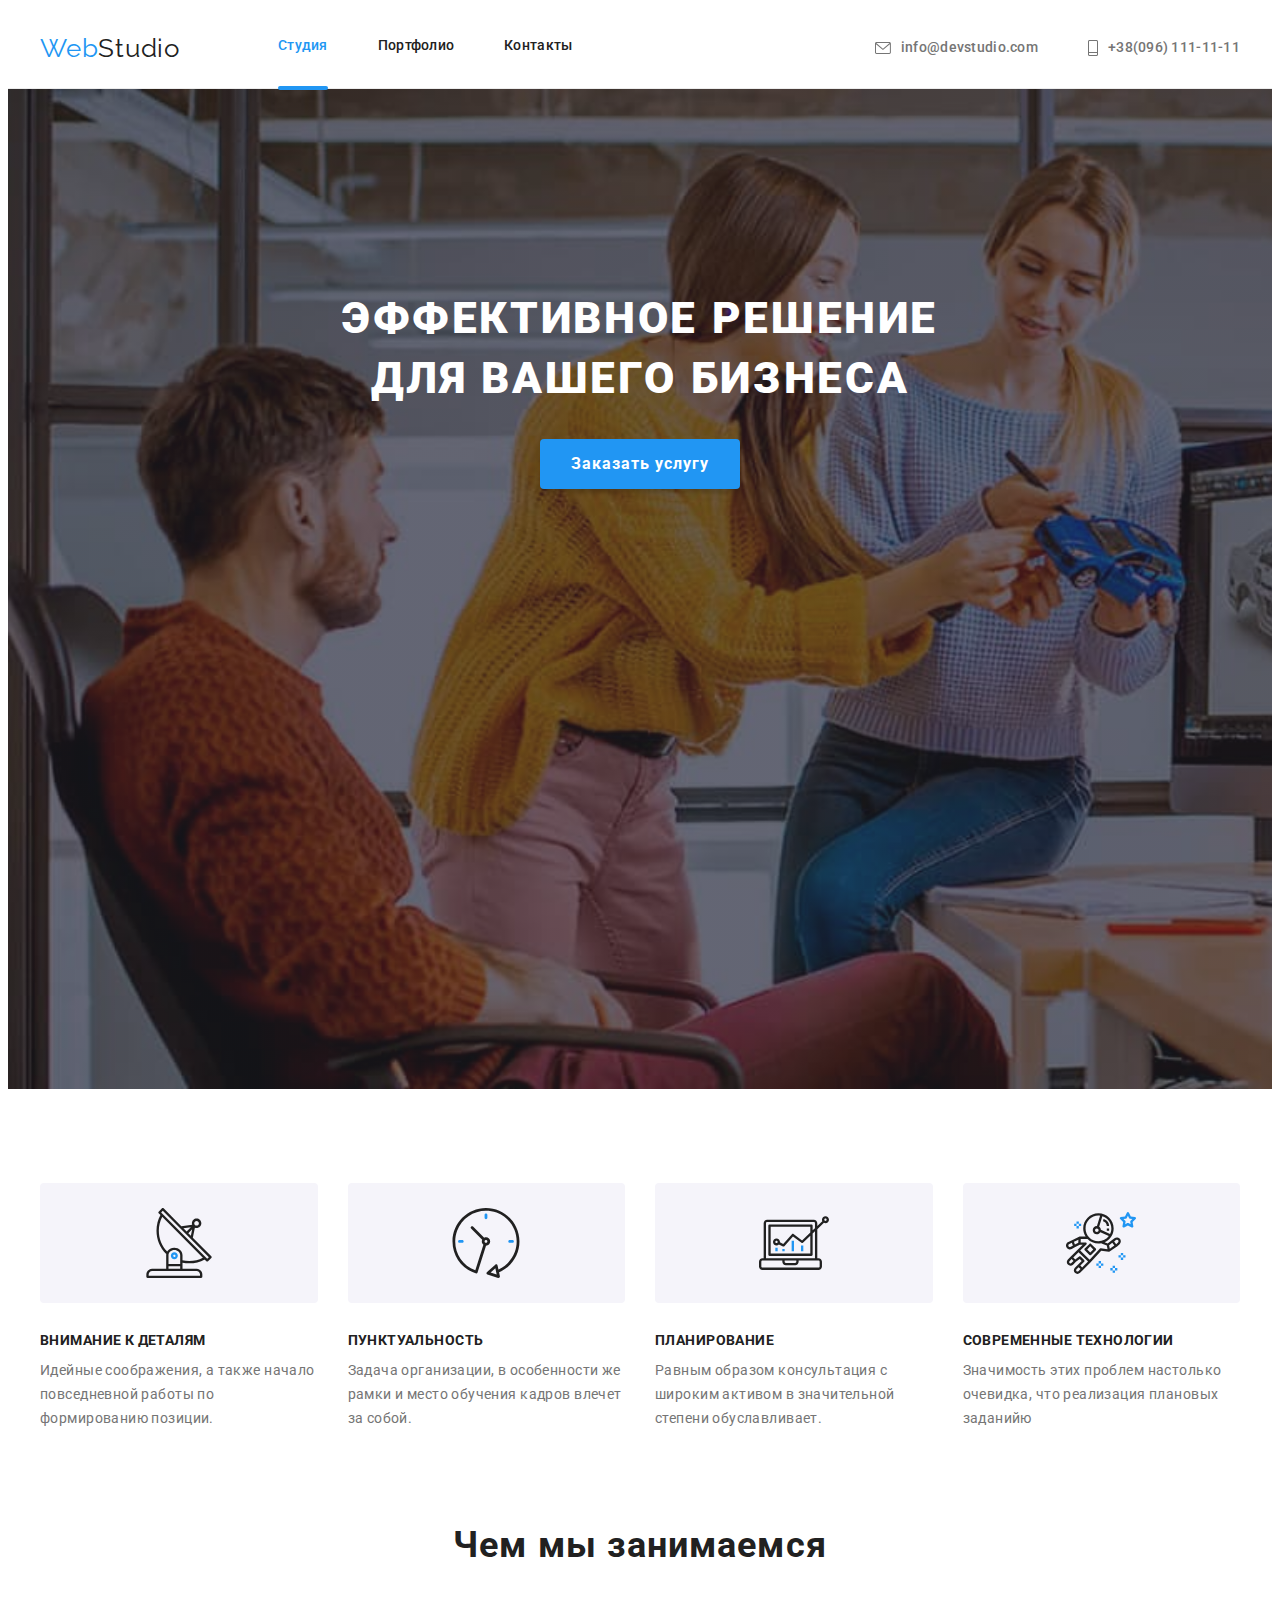
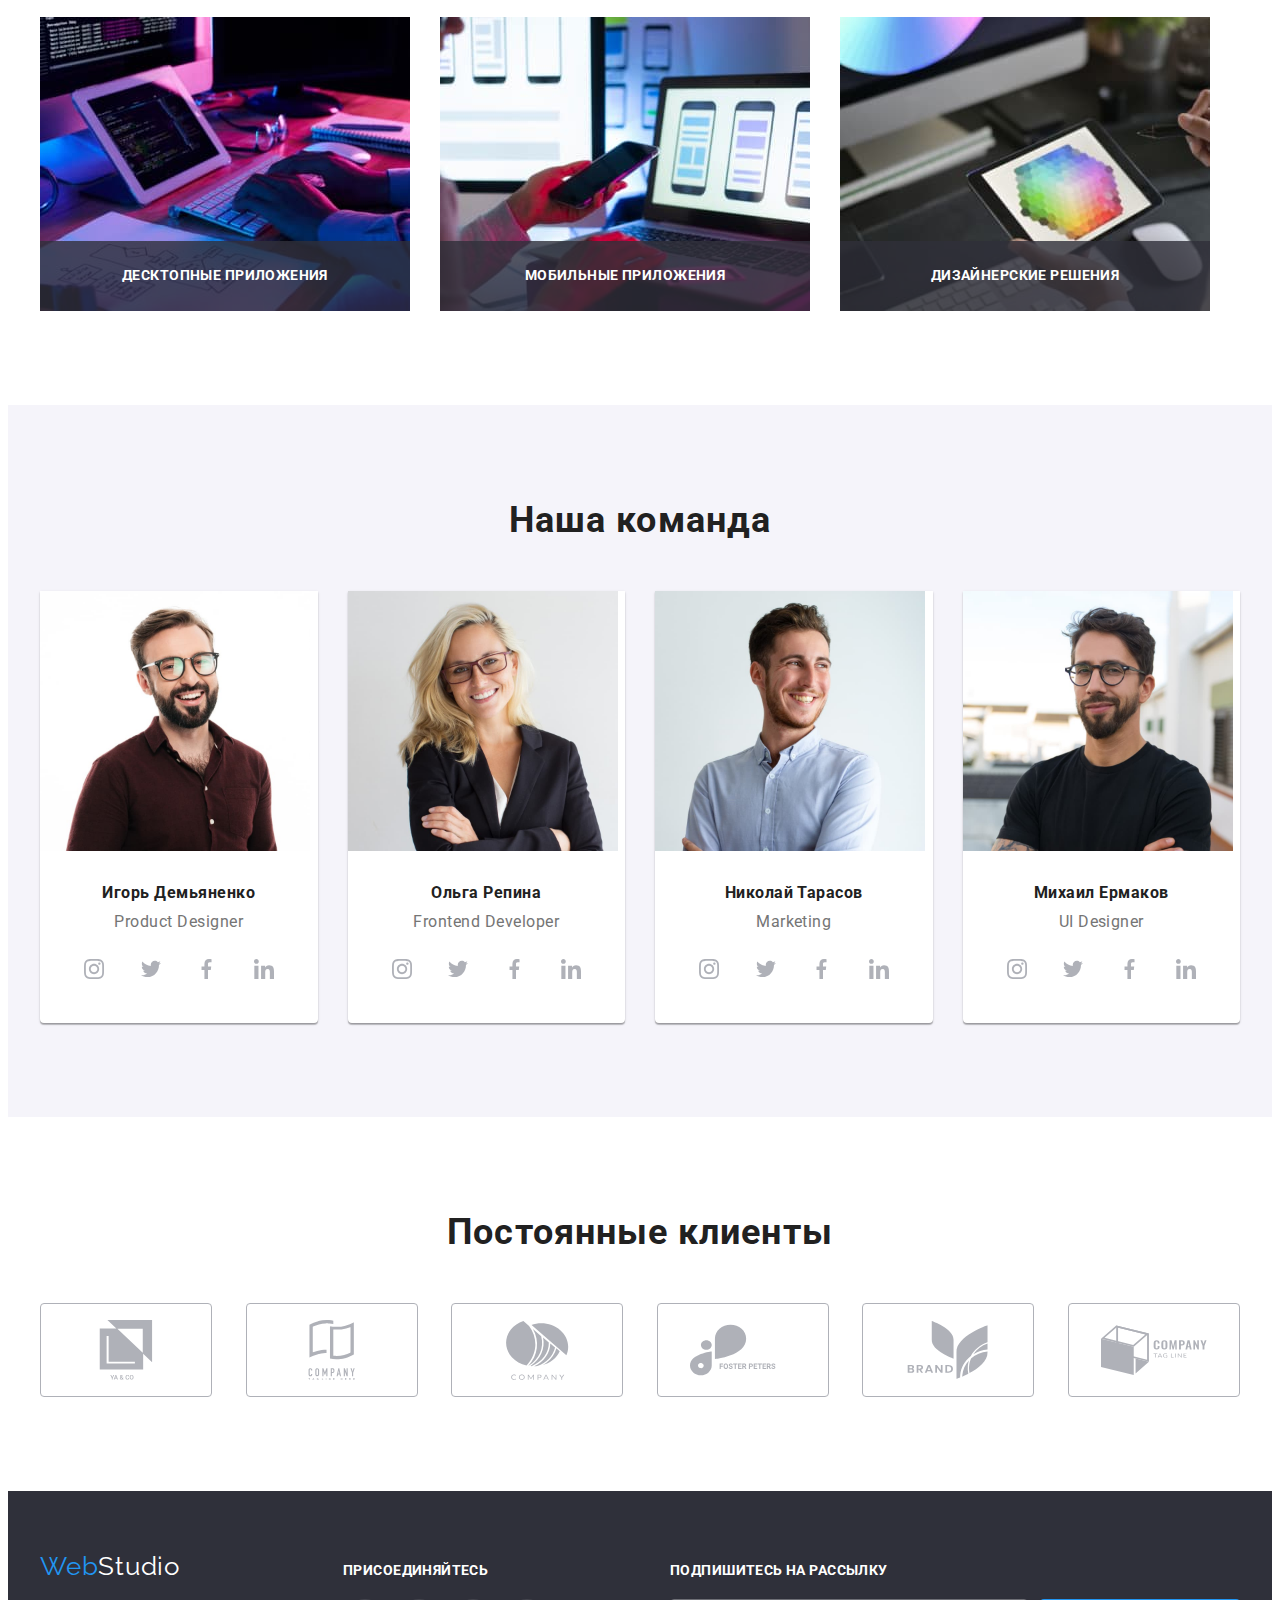
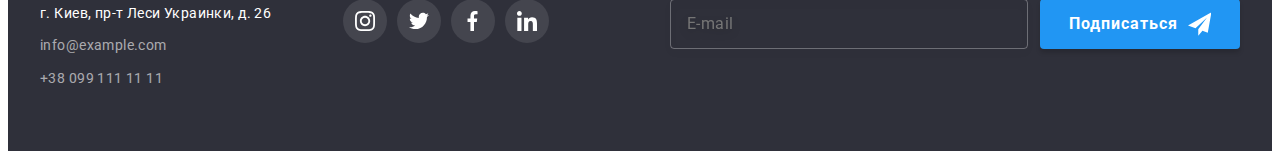
<file: index.html>
<!DOCTYPE html>
<html lang="ru">
<head>
    <meta charset="UTF-8">
    <meta http-equiv="X-UA-Compatible" content="IE=edge">
    <meta name="viewport" content="width=device-width, initial-scale=1.0">
    <title>Document</title>
    <link rel="stylesheet" href="https://cdnjs.cloudflare.com/ajax/libs/modern-normalize/1.1.0/modern-normalize.min.css" integrity="sha512-wpPYUAdjBVSE4KJnH1VR1HeZfpl1ub8YT/NKx4PuQ5NmX2tKuGu6U/JRp5y+Y8XG2tV+wKQpNHVUX03MfMFn9Q==" crossorigin="anonymous" referrerpolicy="no-referrer" />
    <link rel="preconnect" href="https://fonts.googleapis.com">
    <link rel="preconnect" href="https://fonts.gstatic.com" crossorigin>
    <link href="https://fonts.googleapis.com/css2?family=Raleway:wght@700&family=Roboto:wght@400;500;700;900&display=swap" rel="stylesheet">
    <link rel="stylesheet" href="./css/styles.css"/>
</head>
<body>
    <!--header-->
    <header class="page-header">
        <div class="container header-nav-container">
            <nav class="navigation">
                <a href="https://www.webstudio.kiev.ua/" class="logo">Web<span class="header-slogan">Studio</span></a>
                <ul class="site-nav-list">
                    <li class="item"><a href="./index.html" class="nav-list-link current">Студия</a></li>
                    <li class="item"><a href="./portfolio.html" class="nav-list-link">Портфолио</a></li>
                    <li class="item"><a href="" class="nav-list-link item3">Контакты</a></li>
                </ul>
            </nav>
                <ul class="auth-nav-list">
                    <li class="contact-item"><a href="mailto:info@devstudio.com" class="nav-contact-item" target="_blank" rel="noreferrer noopener">
                            <svg class="contact-item-icon" width="16" height="12">
                                <use href="./images/sprite-header.svg#icon-hover"></use>
                            </svg>
                            info@devstudio.com
                        </a></li>
                    <li class="widget__link"><a href="tel:+380961111111" class="nav-contact-item" target="_blank" rel="noreferrer noopener">
                            <svg class="contact-item-icon" width="10" height="16">
                                <use href="./images/sprite-header.svg#icon-Vector"></use>
                            </svg>
                            +38(096) 111-11-11
                        </a></li>
                </ul>
        </div>
    </header>
    <!-- Hero -->
    <main class="main-hero">
        <section class="section-main">
            <div class="container advantage-container">
                <h1 class="section-main-caption">ЭФФЕКТИВНОЕ РЕШЕНИЕ ДЛЯ ВАШЕГО БИЗНЕСА</h1>
                <button data-modal-open class="main-button" type="button">Заказать услугу</button>
            </div>
        </section>
    <!-- выскакивающее окно -->
        <div class="backdrop is-hidden" data-modal>
            <div class="modal">
                <button data-modal-close class="btn-close" type="button">
                    <svg class="close-pic">
                        <use href="./images/sprite-closes.svg#icon-Vector-1"></use>
                    </svg>
                </button>
                <p class="modal-title-text">Оставьте свои данные, мы вам перезвоним</p>
                <form class="js-speaker-form">
                    <ul class="modal-list">
                        <li class="modal-item">
                            <p class="title-desk">Имя</p>
                            <label class="connection-field">
                                <input class="modal-input" type="text" name="username" placeholder=" " />
                                <svg class="modal-icon" width="12" height="12">
                                    <use href="./images/sprite-hm5.svg#icon-user"></use>
                                </svg>
                            </label></li>
                        <li class="modal-item">
                            <p class="title-desk">Телефон</p>
                            <label class="connection-field">
                                <input class="modal-input" type="tel" name="phone_number" placeholder=" " />
                                <svg class="modal-icon" width="13" height="13">
                                    <use href="./images/sprite-hm5.svg#icon-tel"></use>
                                </svg>
                            </label></li>
                        <li class="modal-item">
                                <p class="title-desk">Почта</p>
                                <label class="connection-field">
                                <input class="modal-input" type="email" name="email" placeholder=" " />
                                <svg class="modal-icon" width="15" height="12">
                                    <use href="./images/sprite-hm5.svg#icon-emeil"></use>
                                </svg>
                            </label></li>
                        <li class="modal-item">
                                <p class="title-desk">Комментарий</p>
                                <label class="connection-field">
                                <input class="aside-desc" type="text" name="name" placeholder="Введите текст" />
                            </label></li>
                        <li class="modal-item"><label class="section-checkbox">
                                <input class="checkbox" type="checkbox" name="yes" value="" checked />
                                <span class="modal-text-excerpt">Соглашаюсь с рассылкой и принимаю <a href="#"
                                        class="modal-link">Условия договора</a></span>
                            </label></li>
                    </ul>
                    <button class="modal-button" type="submit">Отправить</button>
                </form>
            </div>
        </div>
    <!-- end выскакивающее окно -->
            <section class="section-main-content">
                <div class="container hero-container">
                    <h2 class="visually-hidden">наши сильные качества</h2>
                    <ul class="section-content">
                        <li class="section-content-item">
                            <div class="pic-hero">
                                <svg class="section-hero-pic">
                                    <use href="./images/sprite-hero.svg#icon-antenna"></use>
                                </svg>
                            </div>
                            <h3 class="section-content-subtitle">Внимание к деталям</h3>
                            <p class="section-content-text">Идейные соображения, а также начало повседневной работы по формированию
                                позиции.</p>
                        </li>
                        <li class="section-content-item">
                            <div class="pic-hero">
                                <svg class="section-hero-pic">
                                    <use href="./images/sprite-hero.svg#icon-clock"></use>
                                </svg>
                            </div>
                            <h3 class="section-content-subtitle">Пунктуальность</h3>
                            <p class="section-content-text">Задача организации, в особенности же рамки и место обучения кадров
                                влечет за собой.</p>
                        </li>
                        <li class="section-content-item">
                            <div class="pic-hero">
                                <svg class="section-hero-pic">
                                    <use href="./images/sprite-hero.svg#icon-diagram"></use>
                                </svg>
                            </div>
                            <h3 class="section-content-subtitle">Планирование</h3>
                            <p class="section-content-text">Равным образом консультация с широким активом в значительной степени обуславливает.</p>
                        </li>
                        <li class="section-content-item">
                            <div class="pic-hero">
                                <svg class="section-hero-pic">
                                    <use href="./images/sprite-hero.svg#icon-astronaut"></use>
                                </svg>
                            </div>
                            <h3 class="section-content-subtitle">Современные технологии</h3>
                            <p class="section-content-text">Значимость этих проблем настолько очевидка, что реализация плановых
                                заданийю</p>
                        </li>
                    </ul>
                </div>
            </section>
        <!--Чем мы занимаемся-->
        <section class="section-main-content content-image">
            <div class="container">
                <h2 class="subject">Чем мы занимаемся</h2>
                <ul class="section-img">
                    <li class="image-item">
                        <div class="container-imege"><img src="./images/write_text.jpg" alt="write_text" width="370" />
                            <div class="conteiner-box img-text1">Десктопные приложения</div>
                        </div>
                    </li>
                    <li class="image-item">
                        <div class="container-imege"><img src="./images/mobile_on_computer.jpg" alt="mobile_on_computer" width="370" />
                            <div class="conteiner-box img-text2">Мобильные приложения</div>
                        </div>
                        </li>
                    <li class="image-item">
                        <div class="container-imege"><img src="./images/laptop.jpg" alt="laptop" width="370" />
                            <div class="conteiner-box img-text3">Дизайнерские решения</div>
                        </div>
                    </li>
                </ul>
            </div>
        </section>
        <!--наша команда-->
        <section class="section-main-content portfolio">
            <div class="container">
               <h2 class="description">Наша команда</h2>
                <ul class="userpic">
                    <li class="user-img"><img src="./images/igor.jpg" alt="igor" width="270" />
                        <div class="user-name">
                            <h3 class="user-desk">Игорь Демьяненко</h3>
                            <p class="user-desk-item">Product Designer</p>
                            <ul class="social-list-socials">
                                <li class="social-list-item">
                                    <a class="social-list-link" href="https://www.instagram.com/" target="_blank" rel="noreferrer noopener">
                                        <svg class="social-list-icon">
                                            <use href="./images/symbol-defs.svg#icon-instagram-2"></use>
                                        </svg>
                                    </a>
                                </li>
                                <li class="social-list-item">
                                    <a class="social-list-link" href="https://twitter.com/?lang=ru" target="_blank" rel="noreferrer noopener">
                                        <svg class="social-list-icon">
                                            <use href="./images/symbol-defs.svg#icon-twitter-1"></use>
                                        </svg>
                                    </a>
                                </li>
                                <li class="social-list-item">
                                    <a class="social-list-link" href="https://www.facebook.com/" target="_blank" rel="noreferrer noopener">
                                        <svg class="social-list-icon">
                                            <use href="./images/symbol-defs.svg#icon-facebook-1"></use>
                                        </svg>
                                    </a>
                                </li>
                                <li class="social-list-item">
                                    <a class="social-list-link" href="https://ru.linkedin.com/" target="_blank" rel="noreferrer noopener">
                                        <svg class="social-list-icon">
                                            <use href="./images/symbol-defs.svg#icon-linkedin-1"></use>
                                        </svg>
                                    </a>
                                </li>
                            </ul>
                        </div>
                    </li>

                    <li class="user-img"><img src="./images/olga.jpg" alt="olga" width="270" />
                        <div class="user-name">
                            <h3 class="user-desk">Ольга Репина</h3>
                            <p class="user-desk-item">Frontend Developer</p>
                            <ul class="social-list-socials">
                                <li class="social-list-item">
                                    <a class="social-list-link" href="https://www.instagram.com/" target="_blank" rel="noreferrer noopener">
                                        <svg class="social-list-icon">
                                            <use href="./images/symbol-defs.svg#icon-instagram-2"></use>
                                        </svg>
                                    </a>
                                </li>
                                <li class="social-list-item">
                                    <a class="social-list-link" href="https://twitter.com/?lang=ru" target="_blank" rel="noreferrer noopener">
                                        <svg class="social-list-icon">
                                            <use href="./images/symbol-defs.svg#icon-twitter-1"></use>
                                        </svg>
                                    </a>
                                </li>
                                <li class="social-list-item">
                                    <a class="social-list-link" href="https://www.facebook.com/" target="_blank" rel="noreferrer noopener">
                                        <svg class="social-list-icon">
                                            <use href="./images/symbol-defs.svg#icon-facebook-1"></use>
                                        </svg>
                                    </a>
                                </li>
                                <li class="social-list-item">
                                    <a class="social-list-link" href="https://ru.linkedin.com/" target="_blank" rel="noreferrer noopener">
                                        <svg class="social-list-icon">
                                            <use href="./images/symbol-defs.svg#icon-linkedin-1"></use>
                                        </svg>
                                    </a>
                                </li>
                            </ul>
                        </div>
                    </li>

                    <li class="user-img"><img src="./images/nikolai.jpg" alt="nikolai" width="270" />
                        <div class="user-name">
                            <h3 class="user-desk">Николай Тарасов</h3>
                            <p class="user-desk-item">Marketing</p>
                            <ul class="social-list-socials">
                                <li class="social-list-item">
                                    <a class="social-list-link" href="https://www.instagram.com/" target="_blank" rel="noreferrer noopener">
                                        <svg class="social-list-icon">
                                            <use href="./images/symbol-defs.svg#icon-instagram-2"></use>
                                        </svg>
                                    </a>
                                </li>
                                <li class="social-list-item">
                                    <a class="social-list-link" href="https://twitter.com/?lang=ru" target="_blank" rel="noreferrer noopener">
                                        <svg class="social-list-icon">
                                            <use href="./images/symbol-defs.svg#icon-twitter-1"></use>
                                        </svg>
                                    </a>
                                </li>
                                <li class="social-list-item">
                                    <a class="social-list-link" href="https://www.facebook.com/" target="_blank" rel="noreferrer noopener">
                                        <svg class="social-list-icon">
                                            <use href="./images/symbol-defs.svg#icon-facebook-1"></use>
                                        </svg>
                                    </a>
                                </li>
                                <li class="social-list-item">
                                    <a class="social-list-link" href="https://ru.linkedin.com/" target="_blank" rel="noreferrer noopener">
                                        <svg class="social-list-icon">
                                            <use href="./images/symbol-defs.svg#icon-linkedin-1"></use>
                                        </svg>
                                    </a>
                                </li>
                            </ul>
                        </div>
                    </li>

                    <li class="user-img"><img src="./images/mihail.jpg" alt="mihail" width="270" />
                        <div class="user-name">
                            <h3 class="user-desk">Михаил Ермаков</h3>
                            <p class="user-desk-item">UI Designer</p>
                            <ul class="social-list-socials">
                                <li class="social-list-item">
                                    <a class="social-list-link" href="https://www.instagram.com/" target="_blank" rel="noreferrer noopener">
                                        <svg class="social-list-icon">
                                            <use href="./images/symbol-defs.svg#icon-instagram-2"></use>
                                        </svg>
                                    </a>
                                </li>
                                <li class="social-list-item">
                                    <a class="social-list-link" href="https://twitter.com/?lang=ru" target="_blank" rel="noreferrer noopener">
                                        <svg class="social-list-icon">
                                            <use href="./images/symbol-defs.svg#icon-twitter-1"></use>
                                        </svg>
                                    </a>
                                </li>
                                <li class="social-list-item">
                                    <a class="social-list-link" href="https://www.facebook.com/" target="_blank" rel="noreferrer noopener">
                                        <svg class="social-list-icon">
                                            <use href="./images/symbol-defs.svg#icon-facebook-1"></use>
                                        </svg>
                                    </a>
                                </li>
                                <li class="social-list-item">
                                    <a class="social-list-link" href="https://ru.linkedin.com/" target="_blank" rel="noreferrer noopener">
                                        <svg class="social-list-icon">
                                            <use href="./images/symbol-defs.svg#icon-linkedin-1"></use>
                                        </svg>
                                    </a>
                                </li>
                            </ul>
                        </div>
                    </li>
                </ul>
            </div>
        </section>
        <!--Постоянные клиетны-->
        <section class="our-clients">
            <div class="container section-our-clients">
                <h2 class="description">Постоянные клиенты</h2>
                <ul class="svg-list">
                    <li class="svg-item">
                        <a class="box-svg-item" href="#">
                            <svg class="svg-icon-item" width="106px" height="60px">
                                <use href="./images/sprite-our-clients.svg#icon-ya-co"></use>
                            </svg>
                        </a></li>
                    <li class="svg-item">
                        <a class="box-svg-item" href="#">
                            <svg class="svg-icon-item" width="106px" height="60px">
                                <use href="./images/sprite-our-clients.svg#icon-tegline-here"></use>
                            </svg>
                        </a></li>
                    <li class="svg-item">
                        <a class="box-svg-item" href="#">
                            <svg class="svg-icon-item" width="106px" height="60px">
                                <use href="./images/sprite-our-clients.svg#icon-logo-kompany"></use>
                            </svg>
                        </a></li>
                    <li class="svg-item">
                        <a class="box-svg-item" href="#">
                            <svg class="svg-icon-item" width="106px" height="60px">
                                <use href="./images/sprite-our-clients.svg#icon-foster-peters"></use>
                            </svg>
                        </a></li>
                    <li class="svg-item">
                        <a class="box-svg-item" href="#">
                            <svg class="svg-icon-item" width="106px" height="60px">
                                <use href="./images/sprite-our-clients.svg#icon-brand"></use>
                            </svg>
                        </a></li>
                    <li class="svg-item">
                        <a class="box-svg-item" href="#">
                            <svg class="svg-icon-item" width="106px" height="60px">
                                <use href="./images/sprite-our-clients.svg#icon-kompany-teg-line"></use>
                            </svg>
                        </a></li>
                </ul>
            </div>
        </section>
    </main>
        <!--Footer-->
        <footer class="footer">
            <div class="footer-section-flex container">
                <div class="footer-container-section">
                    <a href="https://www.webstudio.kiev.ua/" class="logo">Web<span
                            class="footer-slogan">Studio</span>
                    </a>
                    <address class="footer-section">
                        <ul class="footer-list">
                            <li class="footer-main-item"><a href="https://goo.gl/maps/FGa6e7uZkRnRcy78A" target="_blank" rel="noreferrer noopener"
                                class="footer-item footer-item-link">г. Киев, пр-т Леси
                                Украинки, д. 26</a>
                            </li>
                            <li class="footer-main-item"><a href="mailto:info@example.com" target="_blank" rel="noreferrer noopener"
                                    class="footer-item">info@example.com</a></li>
                            <li class="footer-main-item"><a href="tel:+380991111111" class="footer-item">+38 099 111 11 11</a></li>
                        </ul>
                    </address>
                </div>
                <div class="footer-conteiner-icon">
                    <p class="footer-section-link">Присоединяйтесь</p>
                    <ul class="social-list-socials">
                        <li class="social-list-item">
                            <a class="footer-social-list-link" href="https://www.instagram.com/" target="_blank" rel="noreferrer noopener">
                                <svg class="social-list-icon">
                                    <use href="./images/symbol-defs.svg#icon-instagram-2"></use>
                                </svg>
                            </a>
                        </li>
                        <li class="social-list-item">
                            <a class="footer-social-list-link" href="https://twitter.com/?lang=ru" target="_blank"
                                rel="noreferrer noopener">
                                <svg class="social-list-icon">
                                    <use href="./images/symbol-defs.svg#icon-twitter-1"></use>
                                </svg>
                            </a>
                        </li>
                        <li class="social-list-item">
                            <a class="footer-social-list-link" href="https://www.facebook.com/" target="_blank" rel="noreferrer noopener">
                                <svg class="social-list-icon">
                                    <use href="./images/symbol-defs.svg#icon-facebook-1"></use>
                                </svg>
                            </a>
                        </li>
                        <li class="social-list-item">
                            <a class="footer-social-list-link" href="https://ru.linkedin.com/" target="_blank" rel="noreferrer noopener">
                                <svg class="social-list-icon">
                                    <use href="./images/symbol-defs.svg#icon-linkedin-1"></use>
                                </svg>
                            </a>
                        </li>
                    </ul>
                </div>
                <div class="footer-conteiner-button">
                    <p class="footer-section-link">Подпишитесь на рассылку</p>
                    <div class="footer-btn-conteiner">
                        <label class="footer-section-email">
                            <input class="fotter-input" type="email" name="email" placeholder="E-mail"/>
                        </label>
                        <button class="footer-button" type="button">
                            <span class="button-label">Подписаться</span>
                            <svg class="button-icon" Width="24" Height="24">
                                <use href="./images/sprite-hm5.svg#icon-latter"></use>
                            </svg>
                        </button>
                    </div>
                </div>
            </div>
        </footer>
        <script src="./js/modal.js"></script>
</body>
</html>
</file>
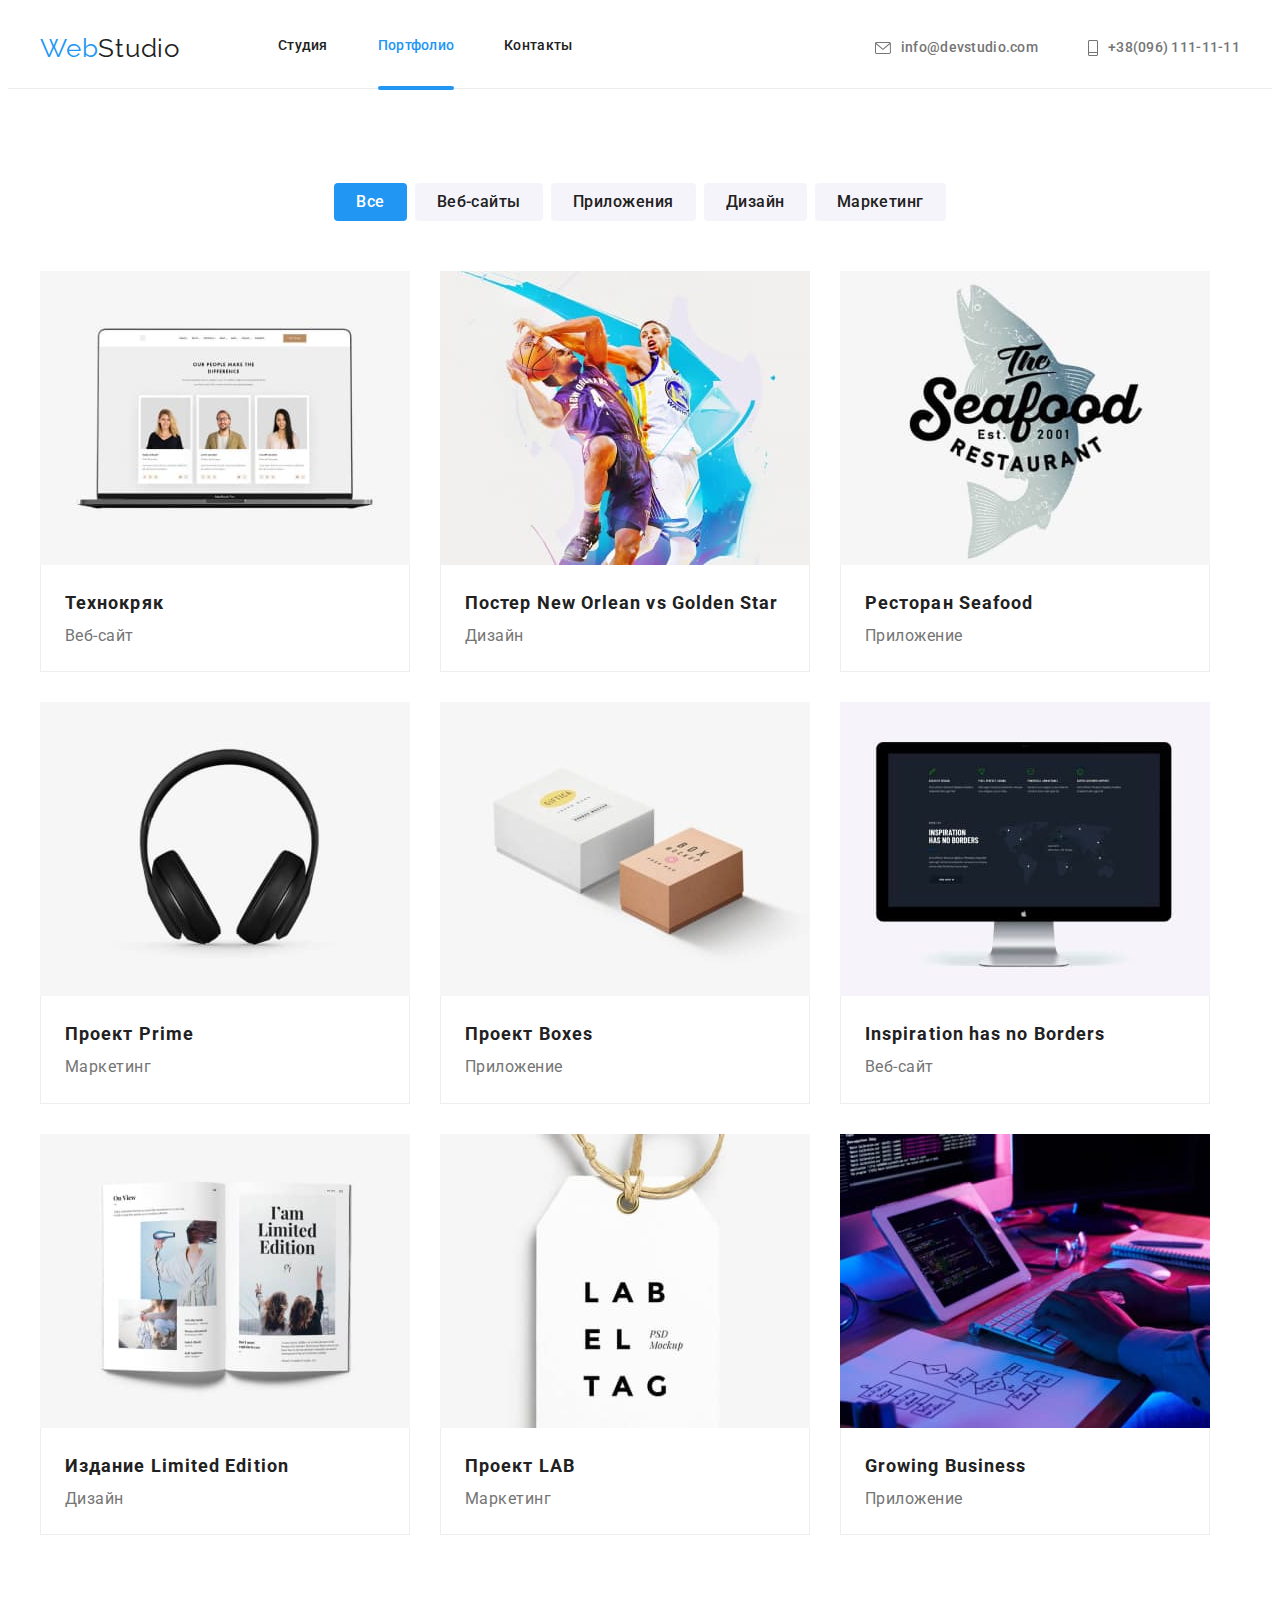
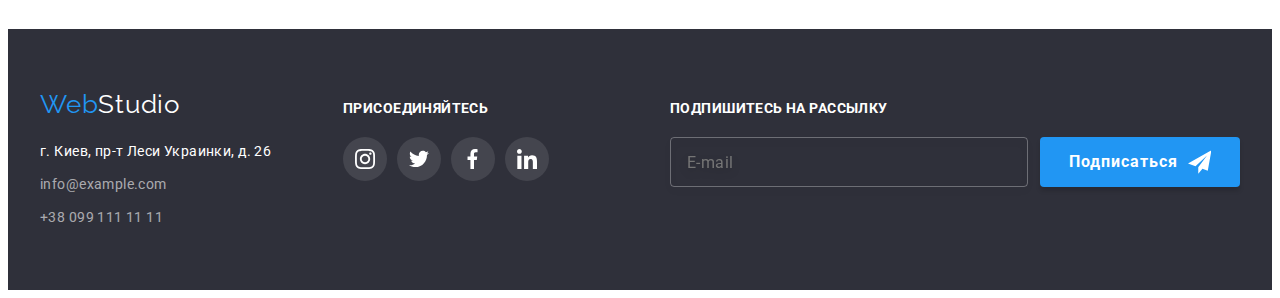
<file: portfolio.html>
<!DOCTYPE html>
<html lang="ru">
<head>
    <meta charset="UTF-8">
    <meta http-equiv="X-UA-Compatible" content="IE=edge">
    <meta name="viewport" content="width=device-width, initial-scale=1.0">
    <title>Document</title>
    <link rel="stylesheet" href="https://i.icomoon.io/public/temp/ff72316148/UntitledProject/style-svg.css">
<script defer src="https://i.icomoon.io/public/temp/ff72316148/UntitledProject/svgxuse.js"></script>
    <link rel="stylesheet" href="https://cdnjs.cloudflare.com/ajax/libs/modern-normalize/1.1.0/modern-normalize.min.css" integrity="sha512-wpPYUAdjBVSE4KJnH1VR1HeZfpl1ub8YT/NKx4PuQ5NmX2tKuGu6U/JRp5y+Y8XG2tV+wKQpNHVUX03MfMFn9Q==" crossorigin="anonymous" referrerpolicy="no-referrer" />
    <link rel="preconnect" href="https://fonts.googleapis.com">
    <link rel="preconnect" href="https://fonts.gstatic.com" crossorigin>
    <link href="https://fonts.googleapis.com/css2?family=Raleway:wght@700&family=Roboto:wght@400;500;700;900&display=swap" rel="stylesheet">
    <link rel="stylesheet" href="./css/styles.css">
</head>
<body>
    <!--header-->
    <header class="page-header">
        <div class="container header-nav-container">
            <nav class="navigation">
                <a href="https://www.webstudio.kiev.ua/" class="logo">Web<span class="header-slogan">Studio</span>
                </a>
    <!--site-nav-->
                <ul class="site-nav-list">
                    <li class="item"><a href="./index.html" class="nav-list-link">Студия</a></li>
                    <li class="item"><a href="./portfolio.html" class="nav-list-link current">Портфолио</a></li>
                    <li class="item"><a href="" class="nav-list-link item3">Контакты</a></li>
                </ul>
            </nav>
            <ul class="auth-nav-list">
                <li class="contact-item"><a href="mailto:info@devstudio.com" class="nav-contact-item" target="_blank" rel="noreferrer noopener">
                        <svg class="contact-item-icon" width="16" height="12">
                            <use href="./images/sprite-header.svg#icon-hover"></use>
                        </svg>
                        info@devstudio.com
                    </a></li>
                <li class="widget__link"><a href="tel:+380961111111" class="nav-contact-item" target="_blank" rel="noreferrer noopener">
                        <svg class="contact-item-icon" width="10" height="16">
                            <use href="./images/sprite-header.svg#icon-Vector"></use>
                        </svg>
                        +38(096) 111-11-11
                    </a></li>
            </ul>
        </div>
    </header>
    <!--button-->
    <main class="main-section">
        <section class="section-content-portfolio">
            <div class="section-buttons container">
                <h1 class="section-title">Кнопки</h1>
                <ul class="button-list">
                    <li class="buttons-item"><button class="button-item button-color" type="button"><span
                                class="main-button-desc">Все</span></button></li>
                    <li class="buttons-item"><button class="button-item" type="button"><span
                                class="main-button-desc">Веб-сайты</span></button></li>
                    <li class="buttons-item"><button class="button-item" type="button"><span
                                class="main-button-desc">Приложения</span></button></li>
                    <li class="buttons-item"><button class="button-item" type="button"><span
                                class="main-button-desc">Дизайн</span></button></li>
                    <li class="buttons-item"><button class="button-item" type="button"><span
                                class="main-button-desc">Маркетинг</span></button></li>
                </ul>
        <!--img-->
            
            <ul class="section-img-list">
                <li class="img-item">
                    <a href="#" title="Технокряк" rel="nofollow noopener" class="img-item-link overlay"><img src="./images/notebook.jpg"
                            alt="notebook" width="370" height="294" class="section-img-item"/>
                        <div class="portfolio-description ">
                            <h2 class="section-img-desc">Технокряк</h2>
                            <p class="section-img-text">Веб-сайт</p>
                        </div>
                    </a>
                </li>
                <li class="img-item">
                    <a href="#" title="Постер New Orlean vs Golden Star" rel="nofollow noopener" class="img-item-link overlay"><img
                            src="./images/plays-basketball.jpg" alt="plays-basketball" width="370" height="294" class="section-img-item"/>
                        <div class="portfolio-description">
                            <h2 class="section-img-desc">Постер New Orlean vs Golden Star</h2>
                            <p class="section-img-text">Дизайн</p>
                        </div>
                    </a>
                </li>
                <li class="img-item">
                    <a href="#" title="Ресторан Seafood" rel="nofollow noopener" class="img-item-link overlay"><img src="./images/logo-fish.jpg"
                            alt="logo-fish" width="370" height="294" class="section-img-item" />
                        <div class="portfolio-description">
                            <h2 class="section-img-desc">Ресторан Seafood</h2>
                            <p class="section-img-text">Приложение</p>
                        </div>
                    </a>
                </li>
                <li class="img-item">
                    <a href="#" title="Проект Prime" rel="nofollow noopener" class="img-item-link overlay"><img src="./images/headphones.jpg"
                            alt="headphones" width="370" height="294" class="section-img-item" />
                        <div class="portfolio-description">
                            <h2 class="section-img-desc">Проект Prime</h2>
                            <p class="section-img-text">Маркетинг</p>
                        </div>
                    </a>
                </li>
                <li class="img-item">
                    <a href="#" title="Проект Boxes" rel="nofollow noopener" class="img-item-link overlay"><img src="./images/boxes.jpg"
                            alt="boxes" width="370" height="294" class="section-img-item" />
                        <div class="portfolio-description">
                            <h2 class="section-img-desc">Проект Boxes</h2>
                            <p class="section-img-text">Приложение</p>
                        </div>
                    </a>
                </li>
                <li class="img-item">
                    <a href="#" title="Inspiration has no Borders" rel="nofollow noopener" class="img-item-link overlay"><img
                            src="./images/monitor.jpg" alt="monitor" width="370" height="294" class="section-img-item" />
                        <div class="portfolio-description">
                            <h2 class="section-img-desc">Inspiration has no Borders</h2>
                            <p class="section-img-text">Веб-сайт</p>
                        </div>
                    </a>
                </li>
                <li class="img-item">
                    <a href="#" title="Издание Limited Edition" rel="nofollow noopener" class="img-item-link overlay">
                        <img src="./images/magazine.jpg" alt="magazine" width="370" height="294" class="section-img-item"/>
                        <div class="portfolio-description">
                            <h2 class="section-img-desc">Издание Limited Edition</h2>
                            <p class="section-img-text">Дизайн</p>
                        </div>
                    </a>
                </li>
                <li class="img-item">
                    <a href="#" title="Проект LAB" rel="nofollow noopener" class="img-item-link overlay">
                        <img src="./images/label.jpg" alt="label" width="370" height="294" class="section-img-item"/>
                        <div class="portfolio-description">
                            <h2 class="section-img-desc">Проект LAB</h2>
                            <p class="section-img-text">Маркетинг</p>
                        </div>
                    </a>
                </li>
                <li class="img-item">
                    <a href="#" title="Growing Business" rel="nofollow noopener" class="img-item-link overlay">
                        <img src="./images/write_text.jpg" alt="write_text" width="370" height="294" class="section-img-item"/>
                        <div class="portfolio-description">
                            <h2 class="section-img-desc">Growing Business</h2>
                            <p class="section-img-text">Приложение</p>
                        </div>
                    </a>
                </li>
            </ul>
            </div>
    </section>
    </main>
    <!--footer-->
    <footer class="footer">
        <div class="footer-section-flex container">
            <div class="footer-container-section">
                <a href="https://www.webstudio.kiev.ua/" class="logo">Web<span
                    class="footer-slogan">Studio</span>
            </a>
                <address class="footer-section">
                    <ul class="footer-list">
                        <li class="footer-main-item"><a href="https://goo.gl/maps/FGa6e7uZkRnRcy78A" target="_blank" rel="noreferrer noopener"
                                class="footer-item footer-item-link">г. Киев, пр-т Леси
                                Украинки, д. 26</a>
                        </li>
                        <li class="footer-main-item"><a href="mailto:info@example.com" target="_blank" rel="noreferrer noopener"
                                class="footer-item">info@example.com</a></li>
                        <li class="footer-main-item"><a href="tel:+380991111111" class="footer-item">+38 099 111 11 11</a></li>
                    </ul>
                </address>
            </div>
            <div class="footer-conteiner-icon">
                <p class="footer-section-link">Присоединяйтесь</p>
                <ul class="social-list-socials">
                    <li class="social-list-item">
                        <a class="footer-social-list-link" href="https://www.instagram.com/" target="_blank" rel="noreferrer noopener">
                            <svg class="social-list-icon">
                                <use href="./images/symbol-defs.svg#icon-instagram-2"></use>
                            </svg>
                        </a>
                    </li>
                    <li class="social-list-item">
                        <a class="footer-social-list-link" href="https://twitter.com/?lang=ru" target="_blank"
                            rel="noreferrer noopener">
                            <svg class="social-list-icon">
                                <use href="./images/symbol-defs.svg#icon-twitter-1"></use>
                            </svg>
                        </a>
                    </li>
                    <li class="social-list-item">
                        <a class="footer-social-list-link" href="https://www.facebook.com/" target="_blank" rel="noreferrer noopener">
                            <svg class="social-list-icon">
                                <use href="./images/symbol-defs.svg#icon-facebook-1"></use>
                            </svg>
                        </a>
                    </li>
                    <li class="social-list-item">
                        <a class="footer-social-list-link" href="https://ru.linkedin.com/" target="_blank" rel="noreferrer noopener">
                            <svg class="social-list-icon">
                                <use href="./images/symbol-defs.svg#icon-linkedin-1"></use>
                            </svg>
                        </a>
                    </li>
                </ul>
            </div>
            <div class="footer-conteiner-button">
                <p class="footer-section-link">Подпишитесь на рассылку</p>
                <div class="footer-btn-conteiner">
                    <label class="footer-section-email">
                        <input class="fotter-input" type="email" name="email" placeholder="E-mail"/>
                    </label>
                    <button class="footer-button" type="button">
                        <span class="button-label">Подписаться</span>
                        <svg class="button-icon" Width="24" Height="24">
                            <use href="./images/sprite-hm5.svg#icon-latter"></use>
                        </svg>
                    </button>
                </div>
            </div>
        </div>
    </footer>
</body>
</html>
</file>
<file: css/styles.css>
:root {
    --accent-color: #2196F3;
    --accent-text: Roboto;
    --accent-text-color: #212121;
    --accent-background-color: #ffffff;
    --aside-text: #757575;
    --accent-color-portfolio: #E5E5E5;
    --background-color-buttons: #F5F4FA;
    --color-pic-containers: #AFB1B8;
    }
    
    h1,
    h2,
    h3,
    h4,
    h5,
    h6,
    p {
        margin-top: 0;
        margin-bottom: 0;
    }
    input,
    ul,
    li {
        margin-top: 0;
        margin-bottom: 0;
        padding-left: 0;
    }
    img {
        max-width: 100%;
        min-height: auto;
        display: block;
    }
    address {
        font-style: normal;
    }
    body {
        font-size: 14px;
        letter-spacing: 0.03em;
        background-color: var(--accent-background-color);
        font-family: var(--accent-text);
        color: var(--accent-text-color);
        background: var(--accent-background-color);
        color: var(--accent-text-color);
    }
    /* header */
    
    .header-nav-container {
        display: flex;
        align-items: center;
        justify-content: space-between;
    }
    
    .navigation{
        display: flex;
        align-items: center;
        
    }    
    .logo {
        margin-right: 93px;
        width: 145px;
        height: 31px;
        left: 215px;
        top: 24px;
        font-family: Raleway;
        text-decoration: none;
        color: var(--accent-color);
        font-size: 26px;
        line-height: 1.19;
        letter-spacing: 0.03em;
    }
    .header-slogan {
        font-family: Raleway;
        font-size: 26px;
        line-height: 1.19;
        letter-spacing: 0.03em;
        color: var(--accent-text-color);
        transition-property: color;
        transition-duration: 250ms;
        transition-timing-function: cubic-bezier(0.4, 0, 0.2, 1);
    }
    .header-slogan:hover,
    .header-slogan:focus {
        color: var(--accent-color);
    }
    /* site-nav */
    .site-nav-list {
        display: flex;
        text-decoration: none;
        font-family: var(--accent-text);
        font-style: normal;
        list-style: none;
        font-weight: 500;
        font-size: 14px;
        line-height: 1.14;
        letter-spacing: 0.02em;
        
    }
    
    .current::after {
        content: "";
        display: block;
        width: 100%;
        height: 4px;
        bottom: 0;
        background: var(--accent-color);
        border-radius: 2px;
        transform: translateY(32px);
    }
    /*
    .item3:hover::after,
    .item3:focus::after {
        content: "";
        display: inline-block;
        width: 100%;
        height: 4px;
        background: var(--accent-color);
        border-radius: 2px;
        transform: translateY(32px);
    }
    */
    .site-nav-list .nav-list-link {
        text-align: center;
        padding-top: 32px;
        padding-bottom: 32px;
        text-decoration: none;
        color: var(--accent-text-color);
        font-weight: 500;
        transition-property: color;
        transition-duration: 250ms;
        transition-timing-function: cubic-bezier(0.4, 0, 0.2, 1);
    }
    .item:not(:last-child){
        margin-right: 50px;
    }
    
    .site-nav-list .nav-list-link:hover,
    .site-nav-list .nav-list-link:focus {
        color:  var(--accent-color);
    }
    .site-nav-list .current {
        color: var(--accent-color);
    }
    .auth-nav-list {
        display: flex;
        margin-left: auto;
    }
    .auth-nav-list {
        color: var(--aside-text);
        font-weight: 500;
        font-family: var(--accent-text);
        font-style: normal;
        list-style: none;
        text-decoration: none;
        font-size: 14px;
        line-height: 1.14;
        letter-spacing: 0.02em;
    }
    .contact-item {
        margin-right: 50px;
        transition-property: background-color;
        transition-duration: 250ms;
        transition-timing-function: cubic-bezier(0.4, 0, 0.2, 1);
    }
    .nav-contact-item {
        padding-top: 32px;
        padding-bottom: 32px;
        display: flex;
        align-items: center;
        text-decoration: none;
        color: var(--aside-text);
        transition-property: color;
        transition-duration: 250ms;
        transition-timing-function: cubic-bezier(0.4, 0, 0.2, 1);
    }
    .contact-item-icon {
        height: 16px;
        fill: currentColor;
        margin-right: 10px;
    }
    .widget__link {
        
        color: var(--aside-text);
        text-decoration: none;
        font-weight: 500;
    }    
    .nav-contact-item:hover, 
    .nav-contact-item:focus,
    .contact-item:hover,
    .contact-item:focus,
    .widget__link:hover, 
    .widget__link:focus {
        color: #2196F3;
        fill: var(--accent-color);
    }
    /* hero */
    .section-main  {
        max-width: 1600px;
        height: 600px;
        margin: 0 auto;
        text-align: center;
        padding-top: 200px;
        padding-bottom: 200px;
        background-color: #2f303a;
        background-image: linear-gradient( 
            rgba(47, 48, 58, 0.4),
            rgba(47, 48, 58, 0.4)
            ), 
            url(../images/Img.jpg);
        background-size: cover;
        background-repeat: no-repeat
    }
    .advantage-container {
        text-align: center;
        height: auto;
        max-width: 1600px;
    }
    .section-main-caption {
        
        font-family: var(--accent-text);
        width: 696px;
        font-weight: 900;
        font-size: 44px;
        line-height: 1.36;
        text-align: center;
        letter-spacing: 0.06em;
        text-transform: uppercase;
        color: var(--accent-background-color);
        margin: 0 auto;
        margin-bottom: 30px;
    }
    /*button*/
    .main-button {
        display: inline-block;
        font-family: var(--accent-text);
        min-width: 200px;
        min-height: 50px;
        font-style: normal;
        font-weight: 700;
        font-size: 16px;
        line-height: 1.87;
        text-align: center;
        letter-spacing: 0.06em;
        left: 700px;
        border: none;
        cursor: pointer;
        align-items: center;
        padding: 10px 30px;
        background: var(--accent-color);
        box-shadow: 0px 4px 4px rgba(0, 0, 0, 0.15);
        border-radius: 4px;
        color: var(--accent-background-color);
        
        transition-property: background-color;
        transition-duration: 250ms;
        transition-timing-function: cubic-bezier(0.4, 0, 0.2, 1);
    }
    .main-button:hover,
    .main-button:focus {
        background: #188CE8;
    }
    
    .visually-hidden {
        position: absolute;
        width: 1px;
        height: 1px;
        margin: -1px;
        padding: 0;
        overflow: hidden;
        border: 0;
        clip: rect(0 0 0 0);
    }
    /*end button*/
    /* выскакивающее окно */

     /*--крестик закрытия--*/
     .btn-close {
        display: flex;
        align-items: center;
        justify-content: center;
        border-radius: 50%;
        margin-top: -32px;
        margin-right: -32px;
        width: 30px;
        height: 30px;
        background-color: #FFFFFF;
        border: 1px solid rgba(0, 0, 0, 0.1);
        box-sizing: border-box;
        cursor: pointer;
    }
    .close-pic {
        width: 11px;
        height: 11px;
        background-repeat: no-repeat;
        background-position: center;

        transition-property: currentColor;
        transition-duration: 250ms;
        transition-timing-function: cubic-bezier(0.4, 0, 0.2, 1);
    }
    .btn-close:hover .close-pic,
    .btn-close:focus .close-pic {
        fill: var(--accent-color);
    }
    /*--end крестик закрытия--*/
    .modal-list {
        list-style: none;
    }
    .modal-item {
        margin-bottom: 10px;
    }
    .is-hidden {
        visibility: hidden;
        opacity: 0;
        pointer-events: none;
    }
    .backdrop {
        display: flex;
        justify-content: center;
        align-items: center;
        position: fixed;
        width: 100%;
        height: 100%;
        left: 0px;
        top: 0px;
        background: rgba(0, 0, 0, 0.2);
        z-index: 10;

        transition-property: all;
        transition-duration: 1050ms;
        transition-timing-function: cubic-bezier(0.4, 0, 0.2, 1);
    }
    .modal {
        display: flex;
        flex-direction: column;
        width: 528px;
        height: 581px;
        padding-top: 40px;
        padding-left: 40px;
        padding-right: 40px;
        padding-bottom: 40px;
        background: var(--accent-background-color);
        border-radius: 4px;
        align-items: flex-end
    }
    .modal-button {
        margin-top: 30px;
        display: flex;
        align-items: center;
        justify-content: center;
        margin-right: auto;
        margin-left: auto;
        font-family: var(--accent-text);
        width: 200px;
        height: 50px;
        font-style: normal;
        font-weight: 700;
        font-size: 16px;
        line-height: 1.87;
        text-align: center;
        letter-spacing: 0.06em;
        border: none;
        cursor: pointer;
        padding: 10px 29px;
        box-shadow: 0px 4px 4px rgba(0, 0, 0, 0.15);
        border-radius: 4px;
        background: var(--accent-color);
        color: var(--accent-background-color);
        transition-property: background-color, color, fill;
        transition-duration: 250ms;
        transition-timing-function: cubic-bezier(0.4, 0, 0.2, 1);
    }
    .modal-button:hover,
    .modal-button:focus {
        background-color: #188CE8;
    }
    .aside-desc {
        width: 448px;
        height: 120px;
        border: 1px solid rgba(33, 33, 33, 0.2);
        box-sizing: border-box;
        border-radius: 4px;
        padding-top: 12px;
        padding-left: 14px;
        padding-bottom: 94px;
        padding-right: 14px;
        margin-bottom: 10px;

        transition-property: border;
        transition-duration: 250ms;
        transition-timing-function: cubic-bezier(0.4, 0, 0.2, 1);
    }
    .aside-desc:hover,
    .aside-desc:focus {
        border: 1px solid #2196F3;
    }
    .modal-text-excerpt {
        font-family: var(--accent-text);
        font-style: normal;
        font-weight: 400;
        font-size: 14px;
        line-height: 1.71;
        letter-spacing: 0.03em;
        color: var(--aside-text);
    }
    .modal-link {
        font-family: var(--accent-text);
        font-style: normal;
        font-weight: 400;
        font-size: 14px;
        line-height: 1.71;
        letter-spacing: 0.03em;
        color: var(--accent-color);
    }
    .checkbox {
        width: 16px;
        height: 15px;
    }
    .modal-title-text {
        text-align: center;
        font-family: var(--accent-text);
        font-style: normal;
        font-weight: 700;
        font-size: 20px;
        line-height: 1.15;
        text-align: center;
        letter-spacing: 0.03em;
        color: #212121;
        margin-bottom: 12px;
    }
    .title-desk {
        margin-bottom: 4px;
        font-family: var(--accent-text);
        font-style: normal;
        font-weight: 400;
        font-size: 12px;
        line-height: 1.17;
        letter-spacing: 0.01em;
        color: var(--aside-text);
    }
    .modal-input {
        cursor: pointer;
        box-sizing: border-box;
        width: 448px;
        height: 40px;
        height: 2.5rem;
        width: 28rem;
        padding: 1rem .75rem;
        border: 1px solid hsla(0, 0%, 13%, 0.2);
        border-radius: .25rem;
        outline: none;
        padding-left: 42px;

        transition-property: border;
        transition-duration: 250ms;
        transition-timing-function: cubic-bezier(0.4, 0, 0.2, 1);
    }
    .modal-icon {
        position: absolute;
        top: 3px;
        left: 15px;
        fill: var(--accent-text-color);

        transition-property: fill;
        transition-duration: 250ms;
        transition-timing-function: cubic-bezier(0.4, 0, 0.2, 1);
    }
    .modal-input:focus,
    .modal-input:hover {
        border: 1px solid #2196F3;
    }
    .modal-input:focus ~ .modal-icon,
    .modal-input:hover ~ .modal-icon {
        fill: var(--accent-color);
    }
    .section-checkbox {
        display: flex;
        justify-content: space-around;
        align-items: center;
    }
    .connection-field {
        position: relative;
    }
    /* end выскакивающее окно */
    .section-main-content {
        padding-top: 94px;
        padding-bottom: 94px;
    }
  
    .pic-hero {
        display: flex;
        align-items: center;
        justify-content: center;
        height: 120px;
        background: var(--background-color-buttons);
        border-radius: 4px;
        margin-bottom: 30px;
    }
   
    .section-hero-pic {
        width: 70px;
        height: 70px;
    }
    .section-content {
        display: flex;
        list-style: none;
        flex-direction: row;
    }
    .section-content-item {
        flex-basis: calc((100% - 90px) /4);
        margin-right: 30px;
    }
    .section-content-item:nth-child(4n) {
        margin-right: 0;
    }
    .section-content-subtitle {
        font-family: var(--accent-text);
        font-size: 14px;
        line-height: 1.14;
        letter-spacing: 0.03em;
        text-transform: uppercase;
        margin-bottom: 10px;
        color: var(--accent-text-color);
    }
    .section-content-text {
        font-family: var(--accent-text);
        font-size: 14px;
        line-height: 1.71;
        letter-spacing: 0.03em;
        color: var(--aside-text);
    }
    /*Чем мы занимаемся*/
    .content-image {
        position: relative;
        padding-top: 0;
    }
    .container-imege {
        display: flex;
        align-items: flex-end;
    }
    .subject {
        margin-bottom: 50px;
        font-family: var(--accent-text);
        font-size: 36px;
        line-height: 1.16;
        text-align: center;
        letter-spacing: 0.03em;
        color: var(--accent-text-color);
    }
    .conteiner-box {
        display: flex;
        position: absolute;
        width: 370px;
        height: 70px;
        background: rgba(47, 48, 58, 0.8);
        justify-content: center;
        align-items: center;
    }
    .img-text1,
    .img-text2,
    .img-text3 {
        font-family: var(--accent-text);
        font-style: normal;
        font-weight: bold;
        font-size: 14px;
        line-height: 1.14;
        text-align: center;
        letter-spacing: 0.03em;
        text-transform: uppercase;
        color: var(--accent-background-color);
    }
    .section-img {
        display: flex;
        flex-wrap: wrap;
        list-style: none;
    }
    .image-item:not(:nth-child(3n)) {
        margin-right: 30px;
    }
    /*наша команда*/
    .portfolio {
        background: #F5F4FA;
    }
    .description {
        font-family: var(--accent-text);
        font-size: 36px;
        line-height: 1.17;
        text-align: center;
        letter-spacing: 0.03em;
        color: var(--accent-text-color);
        margin-bottom: 50px;
    }
    .userpic {
        display: flex;
        flex-direction: row;
        list-style: none;
        margin-left: -30px;
        margin-top: -30px;
    }
    .user-img {
        flex-basis: calc((100% - 120px) /4);
        margin-left: 30px;
        margin-top: 30px;
        border-bottom-right-radius: 4px;
        border-bottom-left-radius: 4px;
        box-shadow: 0px 1px 3px rgb(0 0 0 / 12%), 0px 1px 1px rgb(0 0 0 / 14%), 0px 2px 1px rgb(0 0 0 / 20%);
        background: var(--accent-background-color);
    }
    .user-name {
        padding-top: 32px;
        padding-bottom: 32px;
        padding-right: 32px;
        padding-left: 32px;
    }
    .user-desk {
        font-family: var(--accent-text);
        margin-bottom: 10px;
        font-size: 16px;
        line-height: 1.19;
        text-align: center;
        letter-spacing: 0.03em;
        color: var(--accent-text-color);
    }
    .user-desk-item {
        font-family: var(--accent-text);
        font-size: 16px;
        line-height: 1.19;
        text-align: center;
        letter-spacing: 0.03em;
        color: var(--aside-text);
    }
    .social-list-socials {
        display: flex;
        justify-content: space-between;
        list-style: none;
        margin-top: 16px;
    }
    .social-list-link {
        display: flex;
        align-items: center;
        justify-content: center;
        width: 44px;
        height: 44px;
        border-radius: 50%;
        fill: #AFB1B8;;
        background-color: var(--accent-background-color);
        transition-property: background-color, fill;
        transition-duration: 250ms;
        transition-timing-function: cubic-bezier(0.4, 0, 0.2, 1);
    }
    .social-list-icon {
        height: 20px;
    }
    .social-list-link:hover,
    .social-list-link:focus {
        fill: var(--accent-background-color);
        background-color: var(--accent-color);
    }
    /*Постоянные клиетны*/
    .our-clients {
        padding-top: 94px;
        padding-bottom: 94px;
    }
    .description {
        font-family: var(--accent-text);
        font-style: normal;
        font-weight: bold;
        font-size: 36px;
        line-height: 42px;
        text-align: center;
        letter-spacing: 0.03em;
        margin-bottom: 50px;
        color: var(--accent-text-color);
    }
    .svg-list {
        display: flex;
        flex-wrap: wrap;
        justify-content: space-between;
    }
    .svg-item {
        display: flex;
        flex-basis: calc((100% - 180px) /6);
    }
    .box-svg-item {
        display: flex;
        align-items: center;
        justify-content: center;
        width: 170px;
        height: 92px;
        border-radius: 4px;
        border: 1px solid var(--color-pic-containers);
        color: var(--color-pic-containers);
        transition-property: border, color;
        transition-duration: 250ms;
        transition-timing-function: cubic-bezier(0.4, 0, 0.2, 1);
    }
    .box-svg-item:hover,
    .box-svg-item:focus {
        color: var(--accent-color);
        border: 1px solid var(--accent-color);
    }
    .svg-icon-item {
        width: 106px;
        height: 60px;
        border-radius: 4px;
        background-position: center;
        fill: currentColor;
    }
    .svg-icon-item:hover,
    .svg-icon-item:focus {
        fill: var(--accent-color);
    }
    /*footer*/
    .logo-footer {
        margin-bottom: 20px;
    }
    .footer-section {
        margin-top: 20px;
    }
    .footer {
        padding-top: 60px;
        padding-bottom: 60px;
        background: #2F303A;
    }
    .footer a {
        text-decoration: none;
    }
    .footer-slogan {
        font-family: Raleway;
        font-size: 26px;
        line-height: 1.19;
        letter-spacing: 0.03em;
        color: var(--accent-background-color);
        transition-property: color;
        transition-duration: 250ms;
        transition-timing-function: cubic-bezier(0.4, 0, 0.2, 1);
    }
    .footer-slogan:hover,
    .footer-slogan:focus {
        color: var(--accent-color);
    }
    .footer-main-item:not(:nth-child(3n)) {
        margin-bottom: 9px;
    }
    .footer-list {
        list-style: none;
        text-decoration: none;
    }
    .footer-item {
        font-family: var(--accent-text);
        font-style: normal;
        text-decoration: none;
        font-size: 14px;
        line-height: 1.71;
        letter-spacing: 0.03em;
        color: rgba(255, 255, 255, 0.6);
        transition-property: color;
        transition-duration: 250ms;
        transition-timing-function: cubic-bezier(0.4, 0, 0.2, 1);
    }
    .footer-item:hover,
    .footer-item:focus {
        color: var(--accent-color);
    }
    .footer-item-link {
        font-family: var(--accent-text);
        font-size: 14px;
        line-height: 1.71;
        letter-spacing: 0.03em;
        color: var(--accent-background-color);
        transition-property: color;
        transition-duration: 250ms;
        transition-timing-function: cubic-bezier(0.4, 0, 0.2, 1);
    }
    .footer-item-link:hover,
    .footer-item-link:focus {
        color: var(--accent-color);
    }

    .icon {
        display: inline-block;
        width: 1em;
        height: 1em;
        stroke-width: 0;
        stroke: currentColor;
        fill: currentColor;
    }
    .footer-section-flex {
        display: flex;
        align-items: baseline;
    }
    .footer-container-section {
        margin-right: 70px;
    }
    .footer-conteiner-icon {
        margin-right: auto;
    }
    .footer-section-link {
        font-family: var(--accent-text);
        font-style: normal;
        font-weight: 700;
        font-size: 14px;
        line-height: 1.14;
        letter-spacing: 0.03em;
        text-transform: uppercase;
        color: var(--accent-background-color);
    }
    .footer-section-link {
        margin-bottom: 20px;
    }
    .footer-btn-conteiner {
        display: flex;
        flex-direction: row;
    }
    .footer-section-email {
        display: flex;

        margin-right: 12px;
    }
    .fotter-input {
        display: flex;
        align-items: center;
        padding-left: 16px;
        width: 358px;
        height: 50px;
        font-family: var(--accent-text);
        font-style: normal;
        font-weight: 400;
        font-size: 16px;
        line-height: 1.25;
        letter-spacing: 0.03em;
        color: rgba(255, 255, 255, 0.6);
        background: none;
        border: 1px solid rgba(255, 255, 255, 0.3);
        box-sizing: border-box;
        filter: drop-shadow(0px 4px 4px rgba(0, 0, 0, 0.15));
        border-radius: 4px;
    }
    .social-list-item:not(:nth-child(4n + 1)) {
        margin-left: 10px;
    }
    .footer-social-list-link {
        display: flex;
        align-items: center;
        justify-content: center;
        width: 44px;
        height: 44px;
        border-radius: 50%;
        fill: var(--accent-background-color);
        background-color: rgba(255, 255, 255, 0.1);
        transition-property: background-color;
        transition-duration: 250ms;
        transition-timing-function: cubic-bezier(0.4, 0, 0.2, 1);
    }
    .footer-social-list-link:hover,
    .footer-social-list-link:focus {
        background-color: var(--accent-color);
    }
    .footer-button {
        display: flex;
        align-items: center;
        justify-content: center;
        font-family: var(--accent-text);
        width: 200px;
        height: 50px;
        font-style: normal;
        font-weight: 700;
        font-size: 16px;
        line-height: 1.87;
        text-align: center;
        letter-spacing: 0.06em;
        border: none;
        cursor: pointer;
        padding: 10px 29px;
        box-shadow: 0px 4px 4px rgba(0, 0, 0, 0.15);
        border-radius: 4px;
        background: var(--accent-color);
        color: var(--accent-background-color);
        transition-property: background-color;
        transition-duration: 250ms;
        transition-timing-function: cubic-bezier(0.4, 0, 0.2, 1);
    }
    .button-icon {
        margin-left: 10px;
        fill: currentColor;
    }
    .footer-button:hover,
    .footer-button:focus {
        background: #188CE8;
    }
    /*=====portfolio=====*/
    .page-header {
        border-bottom: 1px solid #ECECEC;
    }
    /*button*/
    .section-content-portfolio {
        padding-top: 94px;
        padding-bottom: 94px;
        background-color: var(--accent-background-color);
    }
    .button-list {
        display: flex;
        flex-direction: row;
        justify-content: center;
        margin-bottom: 50px;
        list-style: none;
    }
    .buttons-item:not(:last-child) {
        margin-right: 8px;
    }
    .section-title {
        position: absolute;
        width: 1px;
        height: 1px;
        margin: -1px;
        padding: 0;
        overflow: hidden;
        border: 0;
        clip: rect(0 0 0 0);
    }
    .button-item {
        padding-top: 6px;
        padding-right: 22px;
        padding-bottom: 6px;
        padding-left: 22px;
        font-family: var(--accent-text);
        font-weight: 500;
        text-align: center;
        font-style: normal;
        font-size: 16px;
        line-height: 1.62;
        letter-spacing: 0.03em;
        border: none;
        cursor: pointer;
        border-radius: 4px;
        background: var(--background-color-buttons);
        color: var(--accent-text-color);
        transition-property: background-color, box-shadow, color;
        transition-duration: 250ms;
        transition-timing-function: cubic-bezier(0.4, 0, 0.2, 1);
    }
    .button-color{
        background-color: var(--accent-color);
        color: var(--accent-background-color);
    }
    .button-item:hover,
    .button-item:focus {
        box-shadow: 0px 3px 1px rgba(0, 0, 0, 0.1), 0px 1px 2px rgba(0, 0, 0, 0.08), 0px 2px 2px rgba(0, 0, 0, 0.12);
        background-color: var(--accent-color);
        color: var(--accent-background-color);
    }
    /*img*/
    .img-item-link {
        position: relative;
        display: block;
        text-decoration: none;
        transition-property: box-shadow;
        transition-duration: 250ms;
        transition-timing-function: cubic-bezier(0.4, 0, 0.2, 1);
        overflow: hidden;
    }
    .section-img-list {
        display: flex;
        flex-wrap: wrap;
        list-style: none;
        margin-right: -30px;
        margin-bottom: -30px;
    }

    .img-item {
        background: var(--accent-background-color);
        margin-right: 30px;
        margin-bottom: 30px;
    }
    .img-item-link:hover,
    .img-item-link:focus {
        box-shadow: 0px 1px 1px rgba(0, 0, 0, 0.12), 0px 4px 4px rgba(0, 0, 0, 0.06), 1px 4px 6px rgba(0, 0, 0, 0.16);
    }
    .overlay::before {
        position: absolute;
        content:'Ресурс предлагает комплексные предложения с разным уровнем функционала и сервисов. Все это позволит посетителю получить исчерпывающие сведения о компании или частном лице.';
        font-family: var(--accent-text);
        font-style: normal;
        font-weight: 400;
        font-size: 18px;
        line-height: 28px;
        letter-spacing: 0.03em;
        padding: 63px 24px 63px 24px;
        width: 370px;
        height: 294px;
        color: var(--accent-background-color);
        background: rgba(33, 150, 243, 0.9);
        transform: translateY(101%);
        transition: transform 250ms cubic-bezier(0.4, 0, 0.2, 1);
    }
    .overlay:hover::before,
    .overlay:focus::before {
        transform: translateY(0);  
    }
    .portfolio-description {
        position: relative;
        border-right: 1px solid #EEEEEE;
        border-bottom: 1px solid #EEEEEE;
        border-left: 1px solid #EEEEEE;
        padding-top: 20px;
        padding-right: 24px;
        padding-bottom: 20px;
        padding-left: 24px;
        border-top: none;
        background-color: var(--accent-background-color);
        overflow: hidden;
    }
    .section-img-desc {
        font-family: var(--accent-text);
        font-weight: bold;
        font-size: 18px;
        line-height: 2;
        letter-spacing: 0.06em;
        color: var(--accent-text-color);
    }
    .section-img-text {
        font-family: var(--accent-text);
        font-weight: normal;
        font-size: 16px;
        line-height: 1.9;
        letter-spacing: 0.03em;
        color: var(--aside-text);
    }
    
    .container {
        width: 1200px;
        padding-left: 15px;
        padding-right: 15px;
        margin-left: auto;
        margin-right: auto;
    }
</file>
